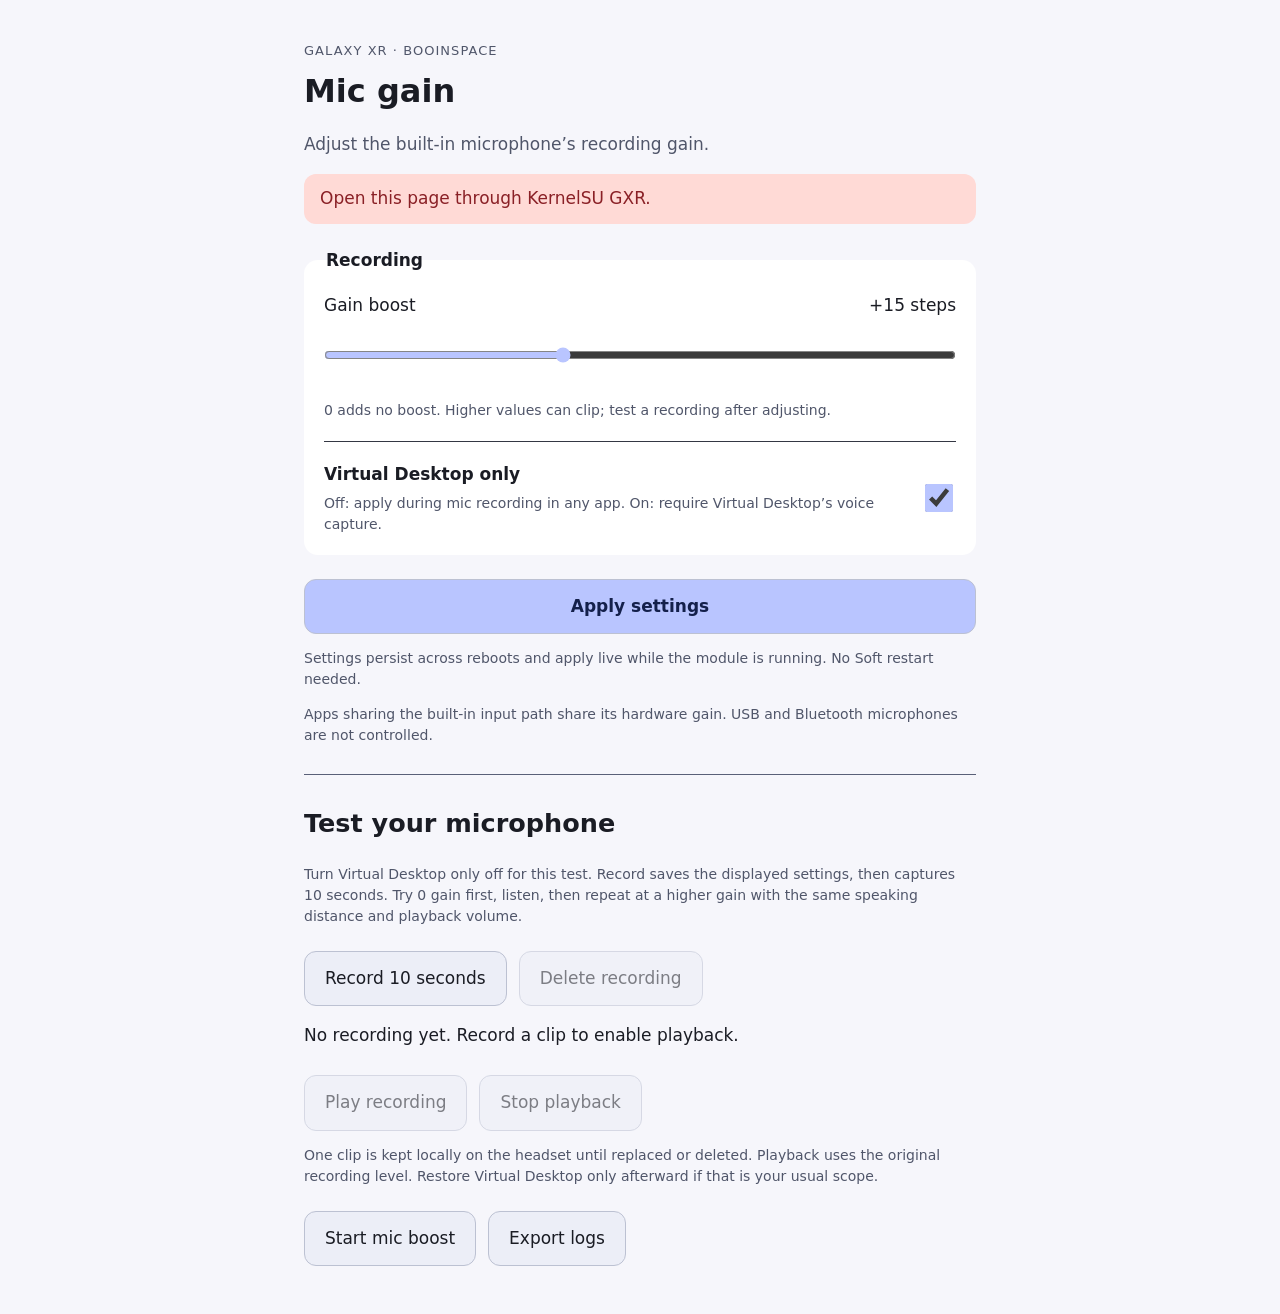
<file: modules/mic-gain-boost/webroot/index.html>
<!doctype html>
<html lang="en">
<head>
  <meta charset="utf-8">
  <meta name="viewport" content="width=device-width, initial-scale=1">
  <!-- GXR delivers root-command callbacks through a javascript: URL. -->
  <meta http-equiv="Content-Security-Policy" content="default-src 'none'; script-src 'self' 'unsafe-inline'; style-src 'self'; media-src 'self'; base-uri 'none'; form-action 'none'">
  <title>Mic gain</title>
  <link rel="stylesheet" href="style.css">
  <script src="settings.js" defer></script>
</head>
<body>
  <main>
    <header><p class="eyebrow">Galaxy XR · booinspace</p><h1>Mic gain</h1>
      <p>Adjust the built-in microphone’s recording gain.</p></header>
    <p id="status" role="status" aria-live="polite">Loading settings…</p>
    <form id="settings">
      <fieldset id="controls" disabled><legend>Recording</legend>
        <label for="gain">Gain boost <output id="gain-value" for="gain">+15 steps</output></label>
        <input id="gain" type="range" min="0" max="40" step="1" value="15" aria-describedby="gain-help">
        <p id="gain-help" class="hint">0 adds no boost. Higher values can clip; test a recording after adjusting.</p>
        <label class="toggle" for="vd-only"><span><strong>Virtual Desktop only</strong>
          <small>Off: apply during mic recording in any app. On: require Virtual Desktop’s voice capture.</small></span>
          <input id="vd-only" type="checkbox" checked></label>
      </fieldset>
      <button id="apply" type="submit" disabled>Apply settings</button>
    </form>
    <p class="hint">Settings persist across reboots and apply live while the module is running. No Soft restart needed.</p>
    <p class="hint">Apps sharing the built-in input path share its hardware gain. USB and Bluetooth microphones are not controlled.</p>
    <section aria-labelledby="test-title">
      <h2 id="test-title">Test your microphone</h2>
      <p class="hint">Turn Virtual Desktop only off for this test. Record saves the displayed settings, then captures 10 seconds. Try 0 gain first, listen, then repeat at a higher gain with the same speaking distance and playback volume.</p>
      <div class="actions"><button id="record" disabled>Record 10 seconds</button><button id="delete-recording" disabled>Delete recording</button></div>
      <p id="test-status" class="test-status" role="status" aria-live="polite">No recording yet. Record a clip to enable playback.</p>
      <div class="actions"><button id="play-recording" disabled>Play recording</button><button id="stop-playback" disabled>Stop playback</button></div>
      <p class="hint">One clip is kept locally on the headset until replaced or deleted. Playback uses the original recording level. Restore Virtual Desktop only afterward if that is your usual scope.</p>
    </section>
    <div class="actions"><button id="start" disabled>Start mic boost</button><button id="logs" disabled>Export logs</button></div>
  </main>
</body>
</html>
</file>
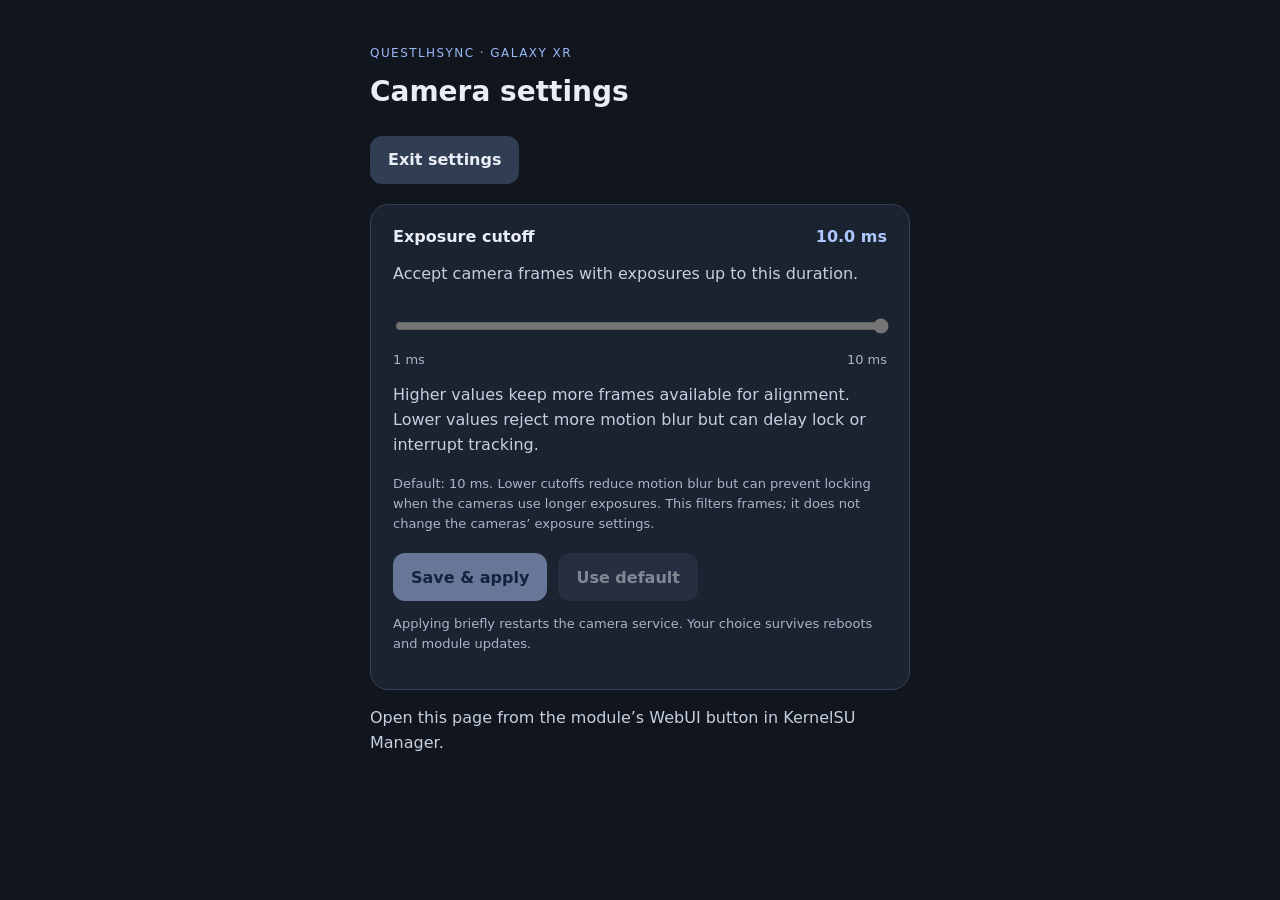
<file: modules/questlhsync/webroot/index.html>
<!doctype html>
<html lang="en">
<meta charset="utf-8">
<meta name="viewport" content="width=device-width, initial-scale=1">
<meta name="color-scheme" content="dark light">
<title>QuestLHSync settings</title>
<link rel="stylesheet" href="style.css">
<main>
  <p class="eyebrow">QUESTLHSYNC · GALAXY XR</p>
  <h1>Camera settings</h1>
  <button id="exit" type="button" class="secondary">Exit settings</button>
  <section>
    <label for="exposure">Exposure cutoff <output id="value" for="exposure">10.0 ms</output></label>
    <p>Accept camera frames with exposures up to this duration.</p>
    <input id="exposure" type="range" min="1" max="10" step="0.1" value="10" disabled>
    <div class="scale"><span>1 ms</span><span>10 ms</span></div>
    <p>Higher values keep more frames available for alignment. Lower values reject more motion blur but can delay lock or interrupt tracking.</p>
    <p class="note">Default: 10 ms. Lower cutoffs reduce motion blur but can prevent locking when the cameras use longer exposures. This filters frames; it does not change the cameras’ exposure settings.</p>
    <button id="save" disabled>Save &amp; apply</button>
    <button id="reset" class="secondary" disabled>Use default</button>
    <p class="note">Applying briefly restarts the camera service. Your choice survives reboots and module updates.</p>
  </section>
  <p id="status" role="status" aria-live="polite">Loading settings…</p>
</main>
<script src="app.js"></script>
</html>
</file>
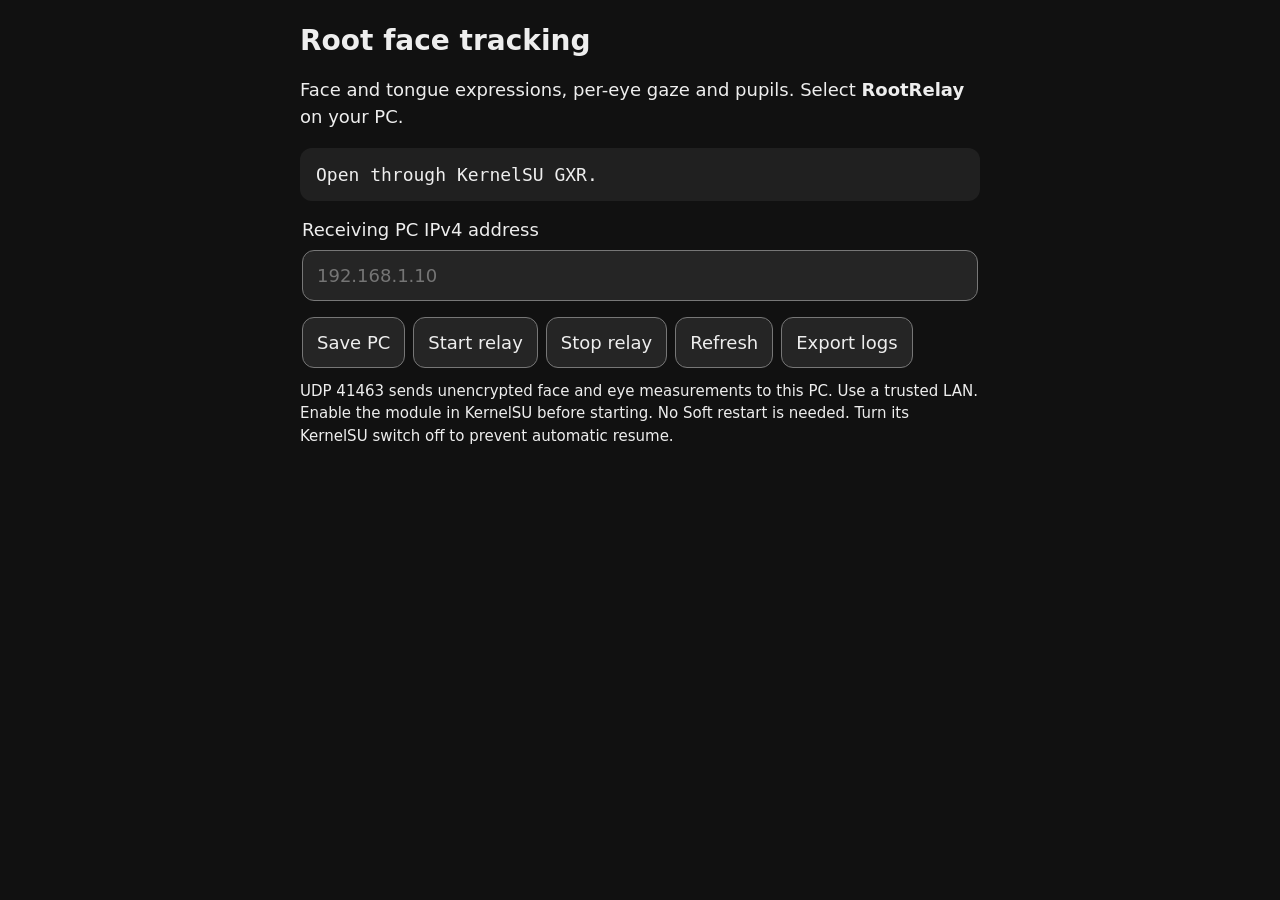
<file: modules/root-face-tracking/webroot/index.html>
<!doctype html>
<html lang="en"><head><meta charset="utf-8"><meta name="viewport" content="width=device-width,initial-scale=1"><title>Galaxy XR root face tracking</title>
<style>
:root{color-scheme:dark;font:18px system-ui,sans-serif;background:#111;color:#eee}body{max-width:680px;margin:24px auto;padding:0 20px}h1{font-size:28px}p{line-height:1.5}label{display:block;margin-bottom:10px}input,button{font:inherit;border:1px solid #777;border-radius:12px;padding:14px;color:inherit;background:#252525;min-height:48px}input{box-sizing:border-box;width:100%;margin-bottom:16px}button{margin:0 8px 12px 0}button:disabled{opacity:.5}pre{white-space:pre-wrap;overflow-wrap:anywhere;padding:16px;border-radius:12px;background:#202020}fieldset{border:0;padding:0}small{line-height:1.5;display:block}
</style></head><body><h1>Root face tracking</h1>
<p>Face and tongue expressions, per-eye gaze and pupils. Select <b>RootRelay</b> on your PC.</p>
<pre id="status" role="status" aria-live="polite">Reading module status…</pre>
<form id="settings"><fieldset id="controls"><label for="pc">Receiving PC IPv4 address</label><input id="pc" inputmode="decimal" placeholder="192.168.1.10" autocomplete="off" required><button type="submit">Save PC</button><button id="start" type="button">Start relay</button><button id="stop" type="button">Stop relay</button><button id="refresh" type="button">Refresh</button><button id="logs" type="button">Export logs</button></fieldset></form>
<small>UDP 41463 sends unencrypted face and eye measurements to this PC. Use a trusted LAN. Enable the module in KernelSU before starting. No Soft restart is needed. Turn its KernelSU switch off to prevent automatic resume.</small>
<script src="settings.js"></script></body></html>
</file>
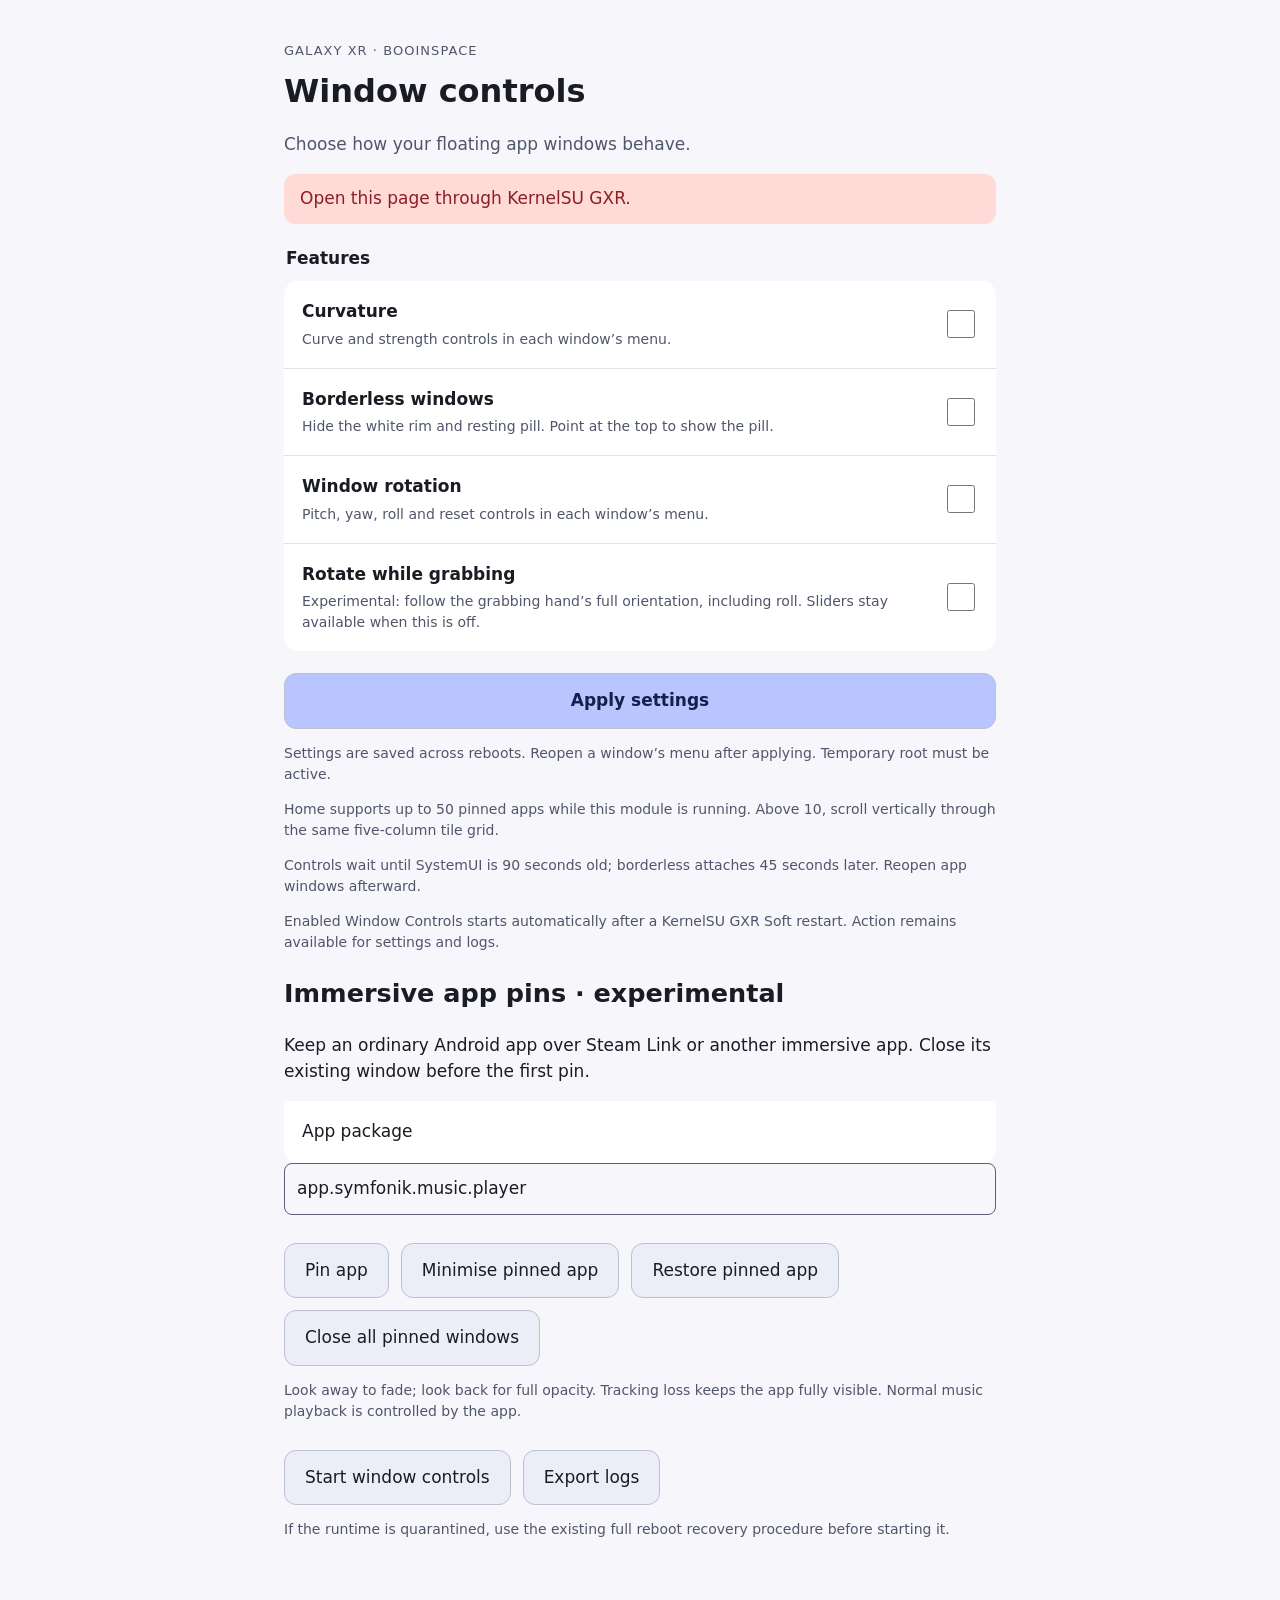
<file: modules/window-controls/webroot/index.html>
<!doctype html>
<html lang="en">
<head>
  <meta charset="utf-8">
  <meta name="viewport" content="width=device-width, initial-scale=1">
  <!-- KernelSU GXR delivers root-command callbacks through a javascript: URL. -->
  <meta http-equiv="Content-Security-Policy" content="default-src 'none'; script-src 'self' 'unsafe-inline'; style-src 'self'; base-uri 'none'; form-action 'none'">
  <title>Window controls</title>
  <link rel="stylesheet" href="style.css">
  <script src="settings.js" defer></script>
  <script src="pins.js" defer></script>
</head>
<body>
  <main>
    <header><p class="eyebrow">Galaxy XR · booinspace</p><h1>Window controls</h1>
      <p>Choose how your floating app windows behave.</p></header>
    <p id="status" role="status" aria-live="polite">Loading settings…</p>
    <p id="runtime" class="hint" role="status" aria-live="polite"></p>
    <form id="features">
      <fieldset disabled id="switches"><legend>Features</legend>
        <label><span><strong>Curvature</strong><small>Curve and strength controls in each window’s menu.</small></span><input type="checkbox" id="curvature"></label>
        <label><span><strong>Borderless windows</strong><small>Hide the white rim and resting pill. Point at the top to show the pill.</small></span><input type="checkbox" id="borderless"></label>
        <label><span><strong>Window rotation</strong><small>Pitch, yaw, roll and reset controls in each window’s menu.</small></span><input type="checkbox" id="rotation"></label>
        <label><span><strong>Rotate while grabbing</strong><small>Experimental: follow the grabbing hand’s full orientation, including roll. Sliders stay available when this is off.</small></span><input type="checkbox" id="grab"></label>
      </fieldset>
      <button type="submit" id="save" disabled>Apply settings</button>
    </form>
    <p class="hint">Settings are saved across reboots. Reopen a window’s menu after applying. Temporary root must be active.</p>
    <p class="hint">Home supports up to 50 pinned apps while this module is running. Above 10, scroll vertically through the same five-column tile grid.</p>
    <p class="hint">Controls wait until SystemUI is 90 seconds old; borderless attaches 45 seconds later. Reopen app windows afterward.</p>
    <p class="hint">Enabled Window Controls starts automatically after a KernelSU GXR Soft restart. Action remains available for settings and logs.</p>
    <section aria-labelledby="pins-heading">
      <h2 id="pins-heading">Immersive app pins · experimental</h2>
      <p>Keep an ordinary Android app over Steam Link or another immersive app. Close its existing window before the first pin.</p>
      <label for="pin-package">App package</label>
      <input id="pin-package" type="text" value="app.symfonik.music.player" autocapitalize="none" spellcheck="false" maxlength="200">
      <div class="actions">
        <button id="pin-app">Pin app</button><button id="pin-minimize">Minimise pinned app</button>
        <button id="pin-restore">Restore pinned app</button><button id="pin-close-all">Close all pinned windows</button>
      </div>
      <p class="hint">Look away to fade; look back for full opacity. Tracking loss keeps the app fully visible. Normal music playback is controlled by the app.</p>
    </section>
    <div class="actions"><button id="start" disabled>Start window controls</button><button id="logs" disabled>Export logs</button></div>
    <p class="hint">If the runtime is quarantined, use the existing full reboot recovery procedure before starting it.</p>
  </main>
</body>
</html>
</file>
<file: modules/mic-gain-boost/webroot/style.css>
:root { color-scheme: light dark; font: 17px/1.5 system-ui, sans-serif; color: #e8e9f0; background: #101116; }
* { box-sizing: border-box; }
body { margin: 0; }
main { max-width: 720px; margin: auto; padding: 28px 24px 48px; }
h1 { margin: 0; font-size: 32px; }
.eyebrow { font-size: 13px; letter-spacing: .08em; text-transform: uppercase; margin-bottom: 6px; }
header p, .hint, small { color: #b6b9c8; }
.hint, small { font-size: 14px; }
#status { min-height: 48px; padding: 12px 16px; border-radius: 12px; background: #222633; }
#status.error { color: #ffb4ab; background: #3f2022; }
fieldset { border: 0; padding: 20px; margin: 24px 0; border-radius: 14px; background: #1a1c24; }
legend { font-weight: 600; }
label { display: flex; align-items: center; justify-content: space-between; gap: 24px; }
output { white-space: nowrap; font-variant-numeric: tabular-nums; }
input { accent-color: #b9c5ff; }
input[type=range] { width: 100%; min-height: 48px; margin: 12px 0 0; }
input[type=checkbox] { flex: 0 0 auto; width: 28px; height: 28px; }
.toggle { border-top: 1px solid #343743; padding-top: 20px; margin-top: 20px; }
small { display: block; margin-top: 5px; }
button { min-height: 52px; padding: 14px 20px; border: 1px solid #596078; border-radius: 12px; color: #e8e9f0; background: #262a37; font: inherit; cursor: pointer; }
#apply { width: 100%; background: #b9c5ff; color: #14204b; font-weight: 600; }
button:disabled, fieldset:disabled { opacity: .55; cursor: default; }
:focus-visible { outline: 3px solid #c2ccff; outline-offset: 4px; }
.actions { display: flex; gap: 12px; flex-wrap: wrap; margin-top: 24px; }
section { border-top: 1px solid #596078; margin-top: 28px; padding-top: 8px; }
audio { width: 100%; margin-top: 20px; }
.test-status { min-height: 28px; overflow-wrap: anywhere; white-space: pre-wrap; }
.test-status.error { color: #ffb4ab; }
@media (prefers-color-scheme: light) {
  :root { color: #1a1c24; background: #f6f6fb; }
  header p, .hint, small { color: #50566a; }
  fieldset { background: #fff; }
  #status { background: #e5e9f6; }
  #status.error { color: #8a2026; background: #ffdad6; }
  .test-status.error { color: #8a2026; }
  button { color: #1a1c24; background: #eceef7; border-color: #bcc1d2; }
}
</file>
<file: modules/questlhsync/webroot/style.css>
:root { font-family: system-ui, sans-serif; color: #e9edf5; background: #11151d; color-scheme: dark; }
* { box-sizing: border-box; }
body { margin: 0; }
main { max-width: 580px; margin: auto; padding: 32px 20px; }
.eyebrow { color: #9cb9f8; font-size: 12px; letter-spacing: .12em; }
h1 { font-size: 28px; margin: 10px 0 28px; }
section { background: #1b2230; border: 1px solid #344056; border-radius: 18px; padding: 22px; }
label { display: flex; justify-content: space-between; gap: 12px; font-weight: 650; }
output { color: #adc7ff; white-space: nowrap; }
p { line-height: 1.55; color: #c6cfdf; }
input { width: 100%; min-height: 44px; accent-color: #a8c4ff; }
.scale { display: flex; justify-content: space-between; color: #aab5c8; font-size: 13px; }
.note { font-size: 13px; color: #aab5c8; }
button { min-height: 48px; padding: 12px 18px; border: 0; border-radius: 12px; background: #b4ccff; color: #102247; font: inherit; font-weight: 600; cursor: pointer; margin: 6px 6px 0 0; }
button.secondary { background: #303d53; color: #e9edf5; }
button:disabled { opacity: .5; cursor: default; }
:focus-visible { outline: 3px solid #d3e1ff; outline-offset: 4px; }
#status { min-height: 3em; }
#exit { margin: 0 0 20px; }
</file>
<file: modules/window-controls/webroot/style.css>
:root { color-scheme: light dark; font: 17px/1.5 system-ui, sans-serif; color: #e8e9f0; background: #101116; }
* { box-sizing: border-box; }
body { margin: 0; }
main { max-width: 760px; margin: auto; padding: 28px 24px 48px; }
header p { color: #b6b9c8; }
h1 { margin: 0; font-size: 32px; }
.eyebrow { font-size: 13px; letter-spacing: .08em; text-transform: uppercase; margin-bottom: 6px; }
#status { min-height: 48px; padding: 12px 16px; border-radius: 12px; background: #222633; }
#status.error { color: #ffb4ab; background: #3f2022; }
fieldset { padding: 0; margin: 22px 0; border: 0; }
legend { font-weight: 600; margin-bottom: 10px; }
label { display: flex; align-items: center; gap: 24px; justify-content: space-between; padding: 18px; background: #1a1c24; border-bottom: 1px solid #343743; }
label:first-of-type { border-radius: 14px 14px 0 0; }
label:last-of-type { border-radius: 0 0 14px 14px; border: 0; }
small { display: block; color: #b6b9c8; font-size: 14px; margin-top: 4px; }
input { flex: 0 0 auto; width: 28px; height: 28px; accent-color: #b9c5ff; }
input[type="text"] { box-sizing: border-box; width: 100%; height: auto; min-height: 52px; padding: 12px; border: 1px solid #596078; border-radius: 8px; font: inherit; color: inherit; background: transparent; }
button { border: 1px solid #596078; border-radius: 12px; padding: 14px 20px; min-height: 52px; font: inherit; color: #e8e9f0; background: #262a37; cursor: pointer; }
#save { background: #b9c5ff; color: #14204b; font-weight: 600; width: 100%; }
button:disabled, fieldset:disabled { opacity: .55; cursor: default; }
:focus-visible { outline: 3px solid #c2ccff; outline-offset: 4px; }
.hint { color: #b6b9c8; font-size: 14px; }
.actions { display: flex; gap: 12px; flex-wrap: wrap; margin-top: 28px; }
@media (prefers-color-scheme: light) {
  :root { background: #f6f6fb; color: #1a1c24; }
  header p, small, .hint { color: #50566a; }
  #status { background: #e5e9f6; }
  label { background: #fff; border-color: #e0e2eb; }
  button { color: #1a1c24; background: #eceef7; border-color: #bcc1d2; }
  #status.error { color: #8a2026; background: #ffdad6; }
}
</file>
